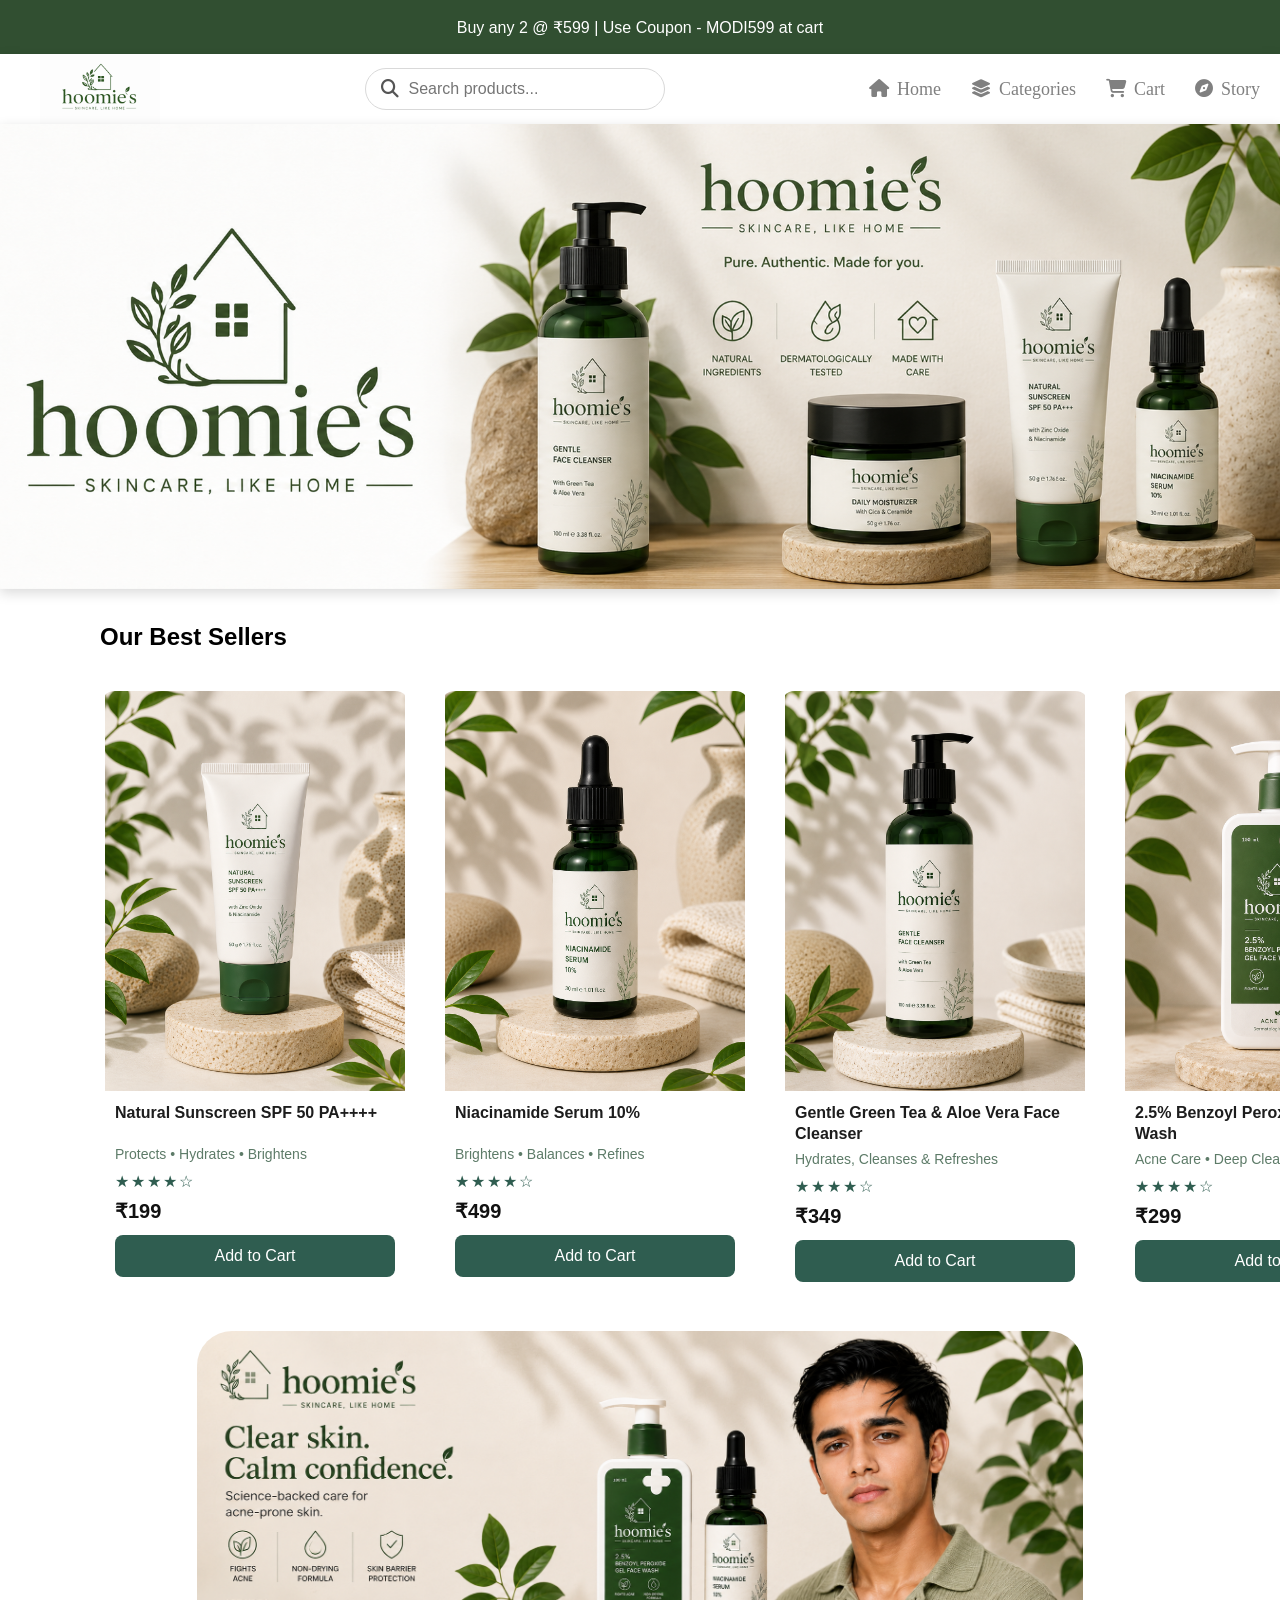
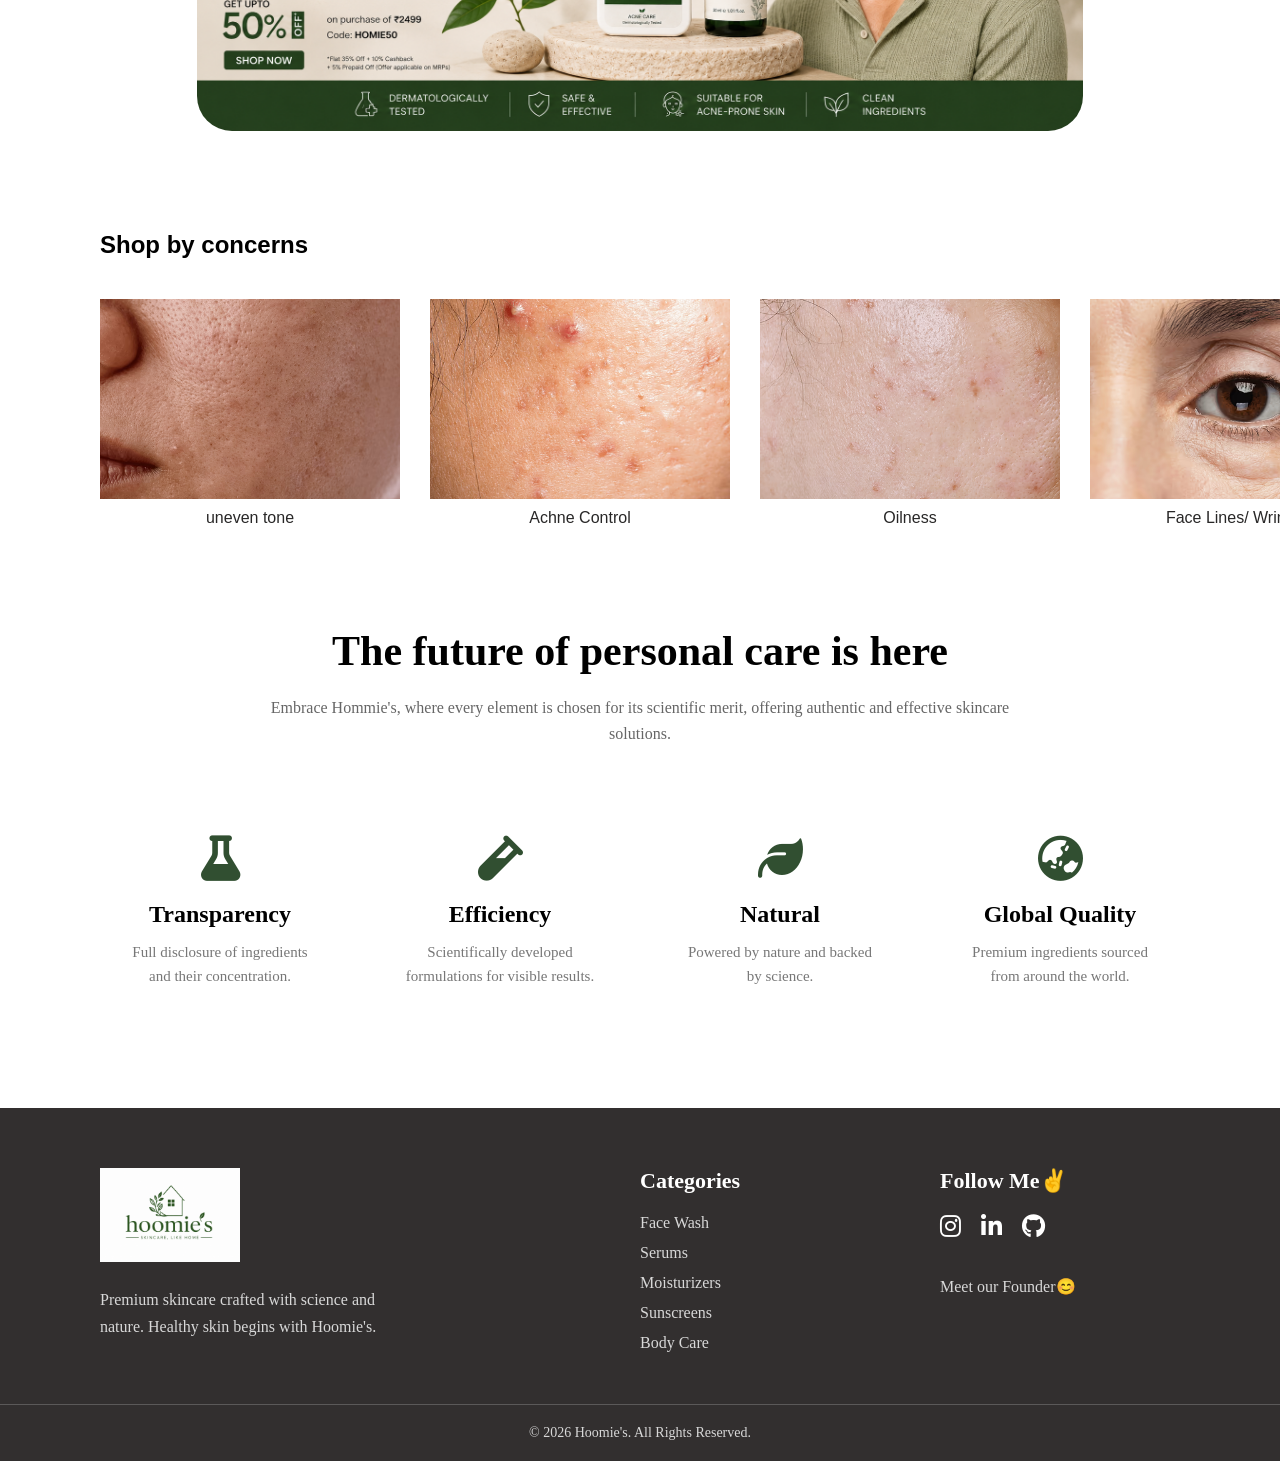
<file: index.html>
<!DOCTYPE html>
<html lang="en">
<head>
    <meta charset="UTF-8">
    <meta name="viewport" content="width=device-width, initial-scale=1.0">
    <title>Hommie's</title>
    <link rel="stylesheet" href="css/style.css">
    <link rel="stylesheet" href="https://cdnjs.cloudflare.com/ajax/libs/font-awesome/6.5.2/css/all.min.css">
</head>
<body>
    <div class="promo">
        Buy any 2 @ ₹599 | Use Coupon - MODI599 at cart
    </div>
     <nav class="navbar">

      
           <a href="index.html"><img src="images/brand logo.png" class="logo" alt=""></a>
   <form id="searchForm" class="search-box">
   <i class="fa-solid fa-magnifying-glass"></i>
    <input
        type="text"
        id="searchInput"
        placeholder="Search products..." class="search">

</form>
          <div class="nav-links">
        <a href="index.html"><i class="fa-solid fa-house"></i> Home</a>
        <a href="category.html"><i class="fa-solid fa-layer-group"></i> Categories</a>
        <a href="cart.html"><i class="fa-solid fa-cart-shopping"></i> Cart</a>
         <a href="about.html"><i class="fa-solid fa-compass"></i> Story</a>
    </div>
    </nav>
    <div >
        <img src="images/banner - Copy.png" class="banner-img" alt="">
    </div>
    <div class="headline">
      <b> Our Best Sellers</b>
       </div>
  <main class="main">
        <div class="bestSellers" data-id="1">
            <img src="images/product 3.png" class="bestSellers-img"  alt="">
                <div class="product-info">

       <a href="product.html" style="text-decoration: none;"> <h3 class="product-name">
            Natural Sunscreen SPF 50 PA++++
        </h3></a>

        <p class="product-tagline"> <br>
           Protects • Hydrates • Brightens
        </p>

        <div class="rating">
            ★★★★☆
        </div>

       <a href="product.html" style="text-decoration: none;"> <h3 class="price">₹199</h3></a>

        <button class="cart-btn">
            Add to Cart
        </button>

    </div>

        </div>
        <div class="bestSellers" data-id="2">
            <img src="images/product 4.png" class="bestSellers-img"  alt="">
                <div class="product-info">

        <h3 class="product-name">
           Niacinamide Serum 10%
        </h3>

        <p class="product-tagline"> <br>
           Brightens • Balances • Refines
        </p>

        <div class="rating">
            ★★★★☆
        </div>

        <h3 class="price">₹499</h3>

        <button class="cart-btn">
            Add to Cart
        </button>

    </div>
        </div>
     <div class="bestSellers" data-id="3">

    <img src="images/product 1.png" class="bestSellers-img" >

    <div class="product-info">

        <h3 class="product-name">
            Gentle Green Tea &
            Aloe Vera Face Cleanser
        </h3>

        <p class="product-tagline">
            Hydrates, Cleanses & Refreshes
        </p>

        <div class="rating">
            ★★★★☆
        </div>

        <h3 class="price">₹349</h3>

        <button class="cart-btn">
            Add to Cart
        </button>

    </div>

    </div>
        </div>
        <div class="bestSellers" data-id="4">
            <img src="images/product 5.png" class="bestSellers-img"  alt="">
                <div class="product-info">

        <h3 class="product-name">
           2.5% Benzoyl Peroxide Gel Face Wash
        </h3>

        <p class="product-tagline">
           Acne Care • Deep Cleansing • Oil Control
        </p>

        <div class="rating">
            ★★★★☆
        </div>

        <h3 class="price">₹299</h3>

        <button class="cart-btn">
            Add to Cart
        </button>

    </div>
        </div>

    </main>
    <div class="promotion">
        <img src="images/image.png" class="promotion-img" alt="">

    </div>
    <div style="margin-left: 100px; margin-top: 100px; font-size: x-large;  font-family:'Inter',sans-serif;">
       <b> Shop by concerns</b>
    </div>
    <div class="main">
        
        <div >
            <img src="images/achnes images/Uneven_Tone_or_Pigmentation-min.avif" class="tone" alt="">
            <p style="justify-content: center; display: flex; align-items: center; font-family:'Poppins',sans-serif; font-size: medium; margin-top: 6px; color:rgb(40, 39, 39)" >uneven tone</p>
        </div>
        <div>
            <img src="images/achnes images/Acne-min.avif" class="tone" alt="">
             <p style="justify-content: center; display: flex; align-items: center; font-family:'Poppins',sans-serif; font-size: medium; margin-top: 6px; color:rgb(40, 39, 39)" >Achne Control</p>
        </div>
        <div>
            <img src="images/achnes images/Oiliness-min.avif" class="tone" alt="">
             <p style="justify-content: center; display: flex; align-items: center; font-family:'Poppins',sans-serif; font-size: medium; margin-top: 6px; color:rgb(40, 39, 39)" >Oilness</p>
        </div>
        <div>
            <img src="images/achnes images/Fine_Lines_Wrinkles-min.avif" class="tone" alt="">
             <p style="justify-content: center; display: flex; align-items: center; font-family:'Poppins',sans-serif; font-size: medium; margin-top: 6px; color:rgb(40, 39, 39)" >Face Lines/ Wrinkles</p>
        </div>

    </div>
    <section class="values">

    <h2>The future of personal care is here</h2>

    <p class="subtitle">
        Embrace Hommie's, where every element is chosen for its scientific merit,
        offering authentic and effective skincare solutions.
    </p>

    <div class="value-container">

        <div class="value-card">
            <i class="fa-solid fa-flask"></i>
            <h3>Transparency</h3>
            <p>Full disclosure of ingredients and their concentration.</p>
        </div>

        <div class="value-card">
            <i class="fa-solid fa-vial"></i>
            <h3>Efficiency</h3>
            <p>Scientifically developed formulations for visible results.</p>
        </div>

        <div class="value-card">
            <i class="fa-solid fa-leaf"></i>
            <h3>Natural</h3>
            <p>Powered by nature and backed by science.</p>
        </div>

        <div class="value-card">
            <i class="fa-solid fa-earth-asia"></i>
            <h3>Global Quality</h3>
            <p>Premium ingredients sourced from around the world.</p>
        </div>

    </div>
    </section>
<footer class="footer">

    <div class="footer-container">

        <!-- Brand -->
        <div class="footer-column">

          <a href="#">  <img src="images/brand logo.png" alt="Hoomie's Logo" class="footer-logo"></a>

            <p>
                Premium skincare crafted with science and nature.
                Healthy skin begins with Hoomie's.
            </p>

        </div>

        <!-- Categories -->
        <div class="footer-column">

            <h3>Categories</h3>

            <ul>
                <li><a href="category.html">Face Wash</a></li>
                <li><a href="category.html">Serums</a></li>
                <li><a href="category.html">Moisturizers</a></li>
                <li><a href="category.html">Sunscreens</a></li>
                <li><a href="category.html">Body Care</a></li>
            </ul>

        </div>

        
        <div class="footer-column">

            <h3>Follow Me✌️</h3>

            <div class="social-icons">

                <a href="https://www.instagram.com/sh.ravann_010/"><i class="fa-brands fa-instagram"></i></a>

                <a href="https://www.linkedin.com/in/shravan-kumawat-a31085271/"><i class="fa-brands fa-linkedin-in"></i></a>

                <a href="https://github.com/shravankumawat17"><i class="fa-brands fa-github"></i></a>

            </div>
            <br>
            <br>
            <a href="about.html#founder" > Meet our Founder😊</a>

        </div>

    </div>

    <hr>

    <p class="copyright">
        © 2026 Hoomie's. All Rights Reserved.
    </p>

</footer>
<script src="javascript/products.js"></script>
<script src="javascript/product.js"></script>


</body>
</html>
</file>
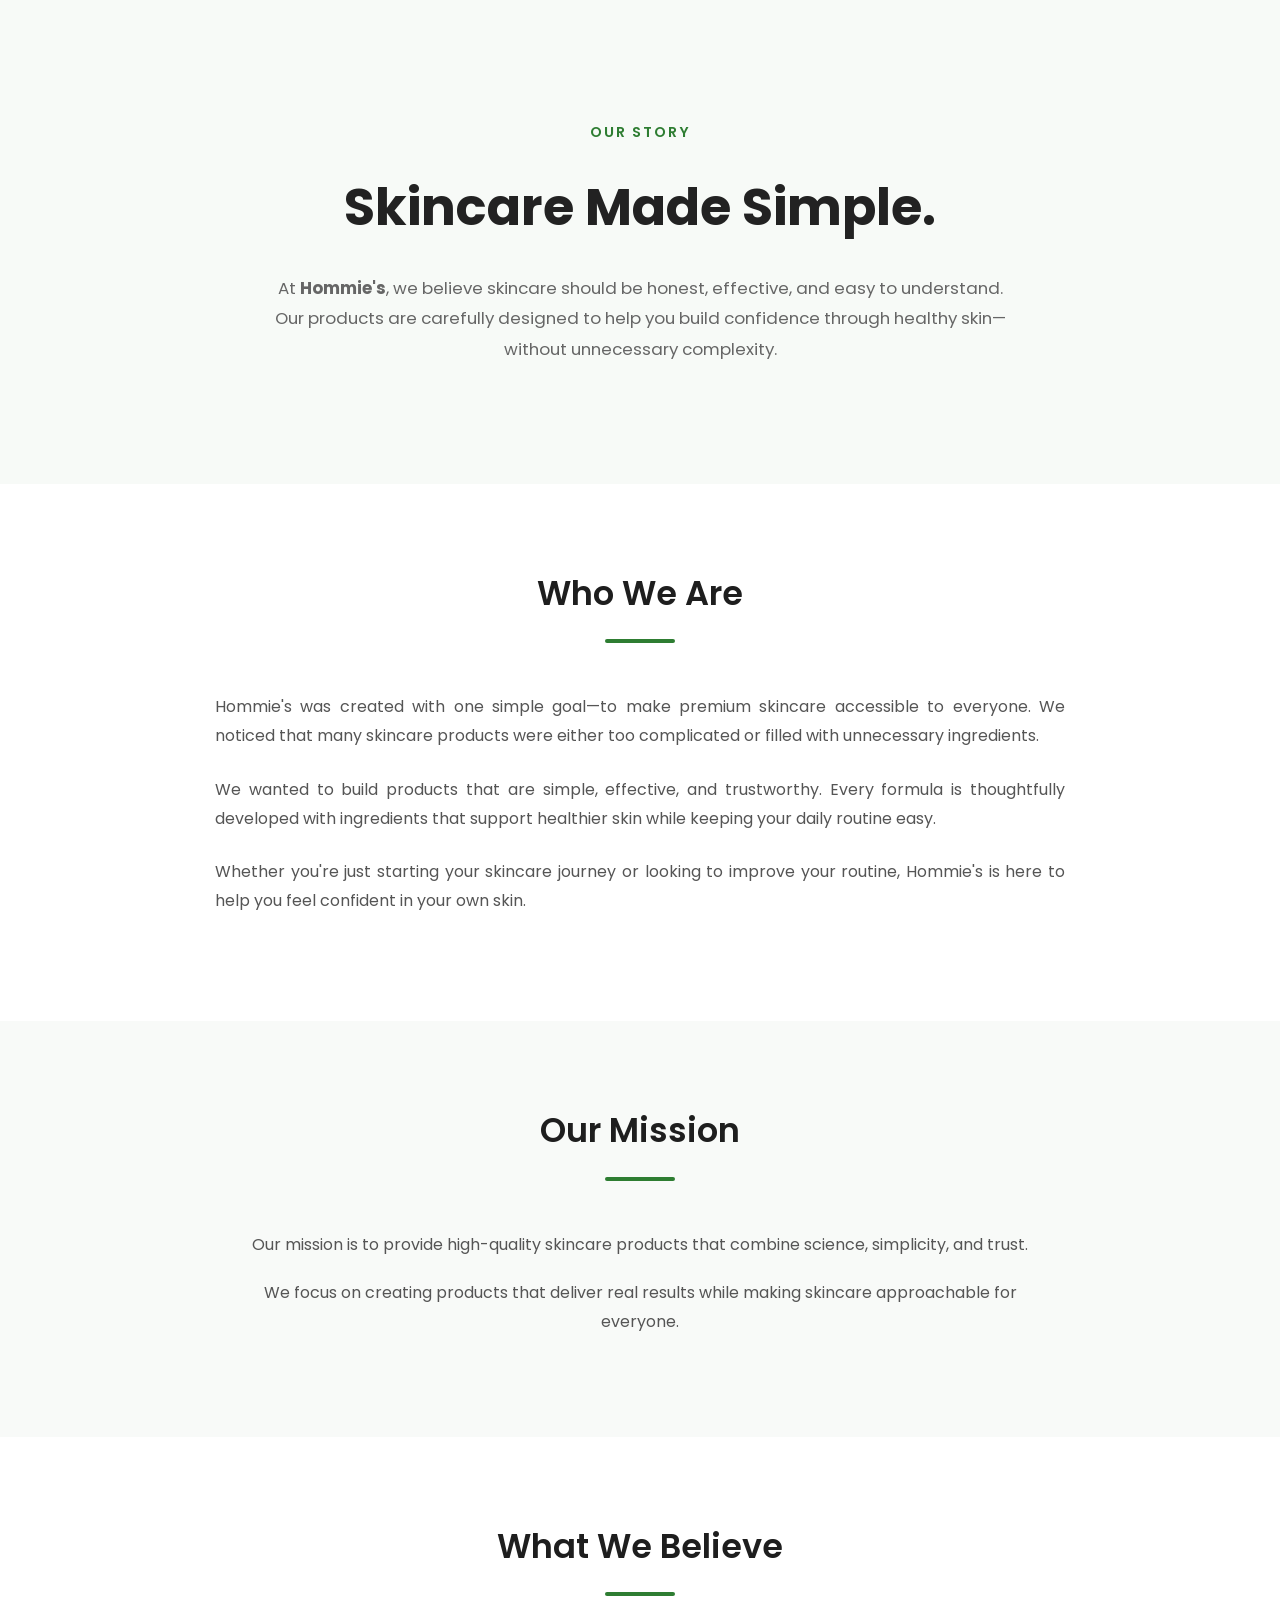
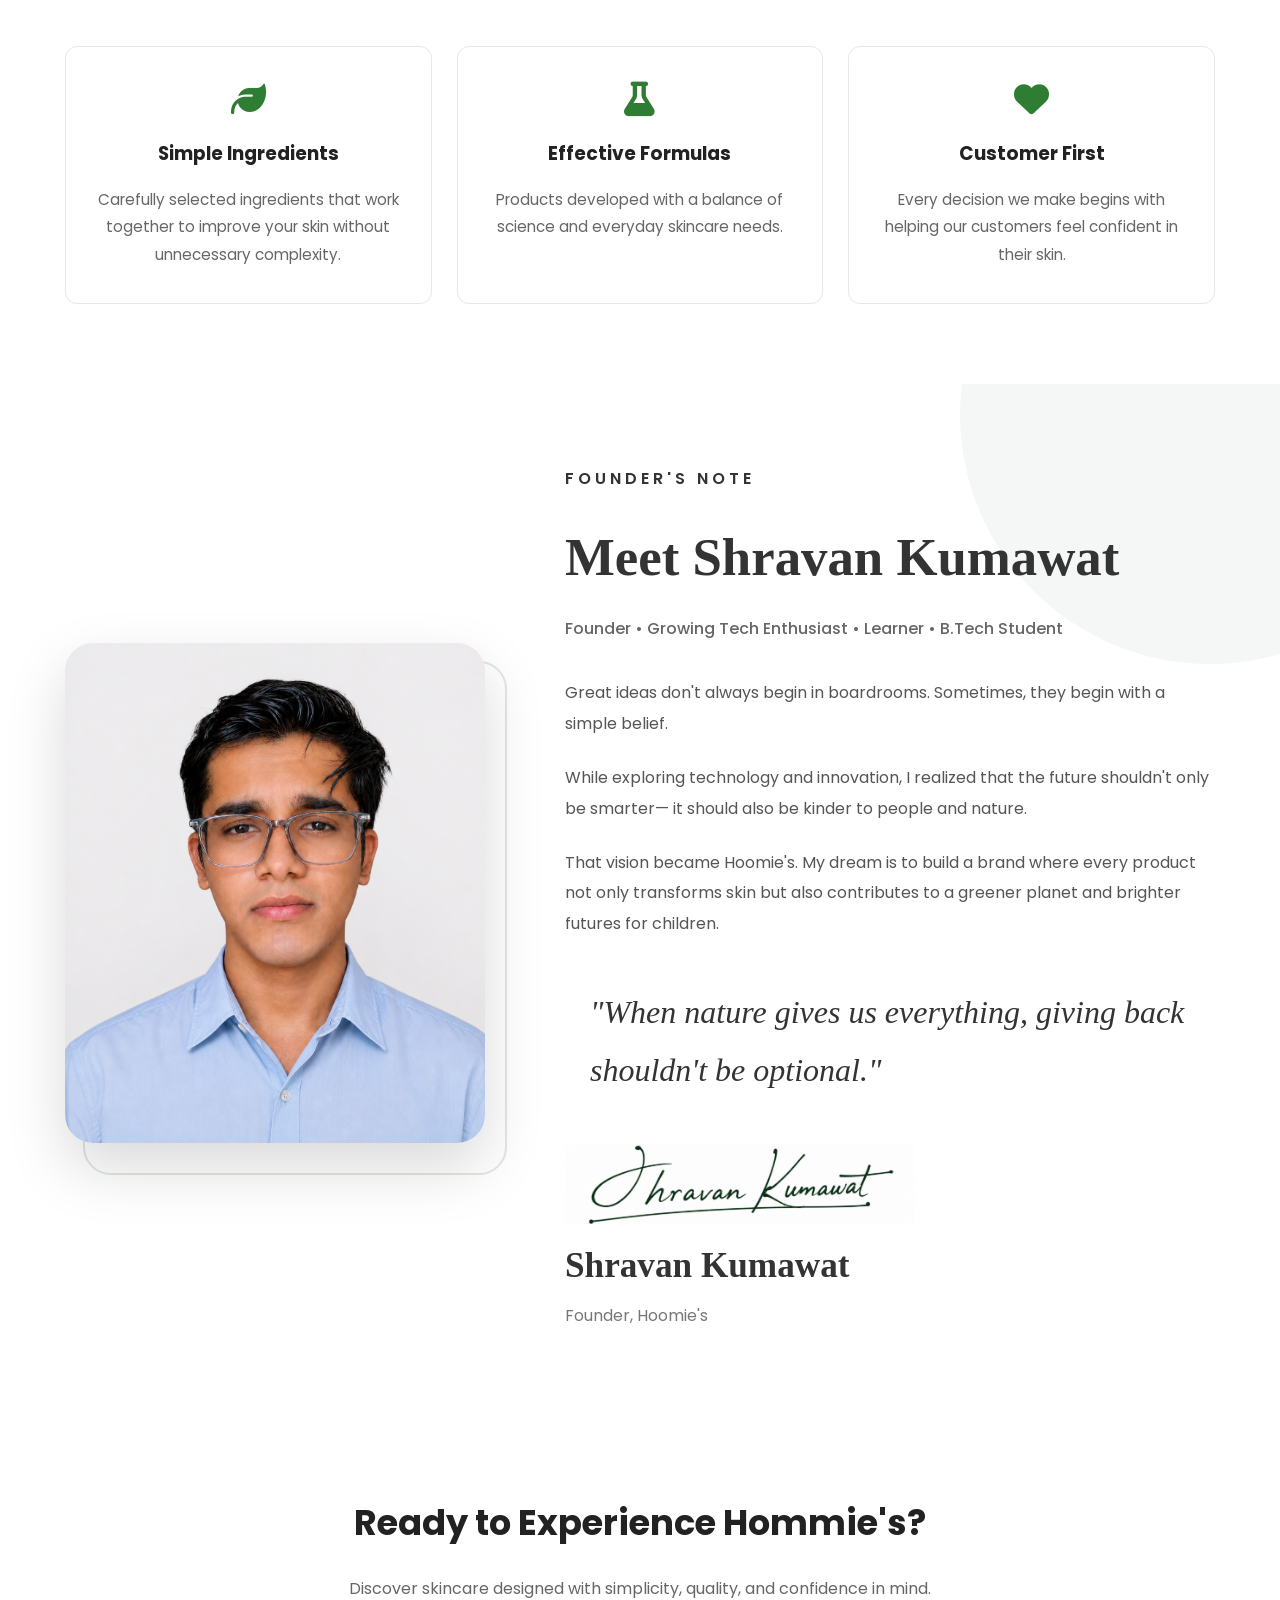
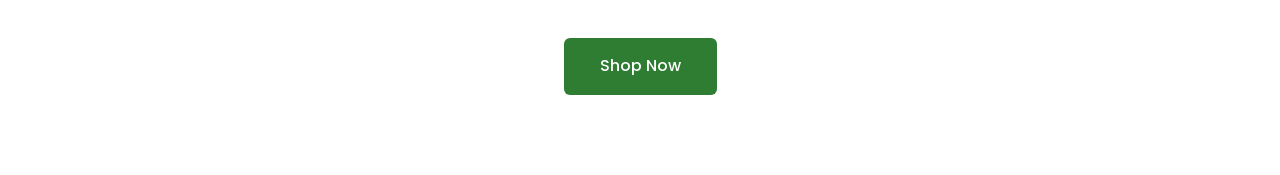
<file: about.html>
<!DOCTYPE html>
<html lang="en">
<head>
    <meta charset="UTF-8">
    <meta name="viewport" content="width=device-width, initial-scale=1.0">
    <title>About Us | Hommie's</title>

    <link rel="stylesheet" href="css/about.css">

    <!-- Font Awesome -->
    <link rel="stylesheet"
        href="https://cdnjs.cloudflare.com/ajax/libs/font-awesome/6.5.2/css/all.min.css">
</head>

<body>

    <!-- hero -->

    <section class="about-hero">

        <div class="hero-content">

            <p class="hero-tag">OUR STORY</p>

            <h1>Skincare Made Simple.</h1>

            <p class="hero-text">
                At <strong>Hommie's</strong>, we believe skincare should be honest,
                effective, and easy to understand. Our products are carefully
                designed to help you build confidence through healthy skin—
                without unnecessary complexity.
            </p>

        </div>

    </section>



    <!-- story -->

    <section class="story-section container">

        <div class="section-title">
            <h2>Who We Are</h2>
            <div class="line"></div>
        </div>

        <div class="story-content">

            <p>
                Hommie's was created with one simple goal—to make premium skincare
                accessible to everyone. We noticed that many skincare products
                were either too complicated or filled with unnecessary ingredients.
            </p>

            <p>
                We wanted to build products that are simple, effective, and
                trustworthy. Every formula is thoughtfully developed with
                ingredients that support healthier skin while keeping your daily
                routine easy.
            </p>

            <p>
                Whether you're just starting your skincare journey or looking to
                improve your routine, Hommie's is here to help you feel confident
                in your own skin.
            </p>

        </div>

    </section>



   <!-- mission -->

    <section class="mission-section">

        <div class="container">

            <div class="section-title">
                <h2>Our Mission</h2>
                <div class="line"></div>
            </div>

            <div class="mission-content">

                <p>
                    Our mission is to provide high-quality skincare products that
                    combine science, simplicity, and trust.
                </p>

                <p>
                    We focus on creating products that deliver real results while
                    making skincare approachable for everyone.
                </p>

            </div>

        </div>

    </section>




    <!-- ================= VALUES ================= -->

    <section class="values-section container">

        <div class="section-title">
            <h2>What We Believe</h2>
            <div class="line"></div>
        </div>

        <div class="values-grid">

            <div class="value-card">
                <i class="fa-solid fa-leaf"></i>
                <h3>Simple Ingredients</h3>

                <p>
                    Carefully selected ingredients that work together to improve
                    your skin without unnecessary complexity.
                </p>
            </div>

            <div class="value-card">
                <i class="fa-solid fa-flask"></i>
                <h3>Effective Formulas</h3>

                <p>
                    Products developed with a balance of science and everyday
                    skincare needs.
                </p>
            </div>

            <div class="value-card">
                <i class="fa-solid fa-heart"></i>
                <h3>Customer First</h3>

                <p>
                    Every decision we make begins with helping our customers feel
                    confident in their skin.
                </p>
            </div>

        </div>

    </section>




     <section class="founder section" id="founder">

        <div class="container">

            <div class="founder-wrapper">

                <div class="founder-image">

                    <img src="images/founder.png"
                         alt="Founder">

                </div>

                <div class="founder-content">

                    <p>

                        FOUNDER'S NOTE

                    </p>

                    <h2>

                        Meet Shravan Kumawat

                    </h2>

                    <h4>

                        Founder • Growing Tech Enthusiast • Learner • B.Tech Student

                    </h4>

                    <p>

                        Great ideas don't always begin in boardrooms.
                        Sometimes, they begin with a simple belief.

                    </p>

                    <p>

                        While exploring technology and innovation,
                        I realized that the future shouldn't only be smarter—
                        it should also be kinder to people and nature.

                    </p>

                    <p>

                        That vision became Hoomie's.

                        My dream is to build a brand where every product
                        not only transforms skin but also contributes
                        to a greener planet and brighter futures for children.

                    </p>

                    <blockquote>

                        "When nature gives us everything,
                        giving back shouldn't be optional."

                    </blockquote>

                    <div class="signature">
                        <img src="images/signature.png" class="signature-img" alt="">
                        <h3>

                            Shravan Kumawat

                        </h3>

                        <span>

                            Founder, Hoomie's

                        </span>

                    </div>

                </div>

            </div>

        </div>

    </section>



    <section class="about-cta">

        <div class="container">

            <h2>Ready to Experience Hommie's?</h2>

            <p>
                Discover skincare designed with simplicity, quality, and
                confidence in mind.
            </p>

            <a href="index.html" class="shop-btn">
                Shop Now
            </a>

        </div>

    </section>


    <script src="javascript/about.js"></script>

</body>
</html>
</file>
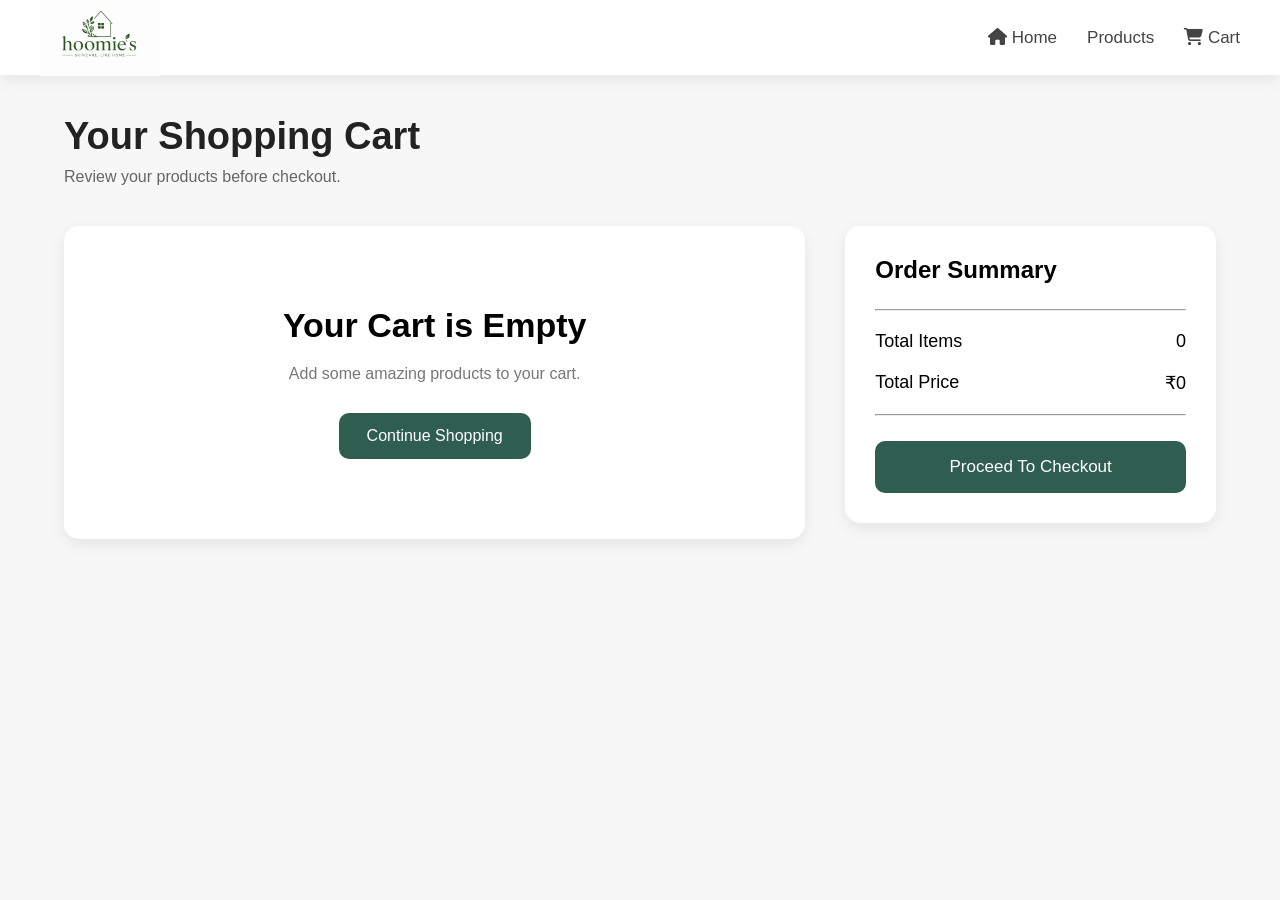
<file: cart.html>
<!DOCTYPE html>
<html lang="en">

<head>

    <meta charset="UTF-8">

    <meta name="viewport" content="width=device-width, initial-scale=1.0">

    <title>Shopping Cart</title>

    <link rel="stylesheet" href="css/cart.css">

    <link rel="stylesheet"
        href="https://cdnjs.cloudflare.com/ajax/libs/font-awesome/6.5.2/css/all.min.css">

</head>

<body>


    <nav class="navbar">

     <a href="index.html">   <img src="images/brand logo.png" class="logo"></a>

        <div class="nav-links">

            <a href="index.html">
                <i class="fa-solid fa-house"></i>
                Home
            </a>

            <a href="category.html">
                Products
            </a>

            <a href="cart.html">
                <i class="fa-solid fa-cart-shopping"></i>
                Cart
            </a>

        </div>

    </nav>




    <section class="heading">

        <h1>Your Shopping Cart</h1>

        <p>Review your products before checkout.</p>

    </section>




    <main class="cart-page">



        

        <section class="cart-items">

            <div id="cart-container">

            

            </div>

        </section>



        

        <aside class="summary">

            <h2>Order Summary</h2>

            <hr>

            <div class="summary-row">

                <span>Total Items</span>

                <span id="total-items">0</span>

            </div>

            <div class="summary-row">

                <span>Total Price</span>

                <span id="total-price">₹0</span>

            </div>

            <hr>
        <a href="payment.html" style="text-decoration: none; color: white;">
              <button class="checkout-btn" >

                Proceed To Checkout

            </button>
        </a>
          


        </aside>



    </main>





    <script src="javascript/products.js"></script>

    <script src="javascript/cart.js"></script>

</body>

</html>
</file>
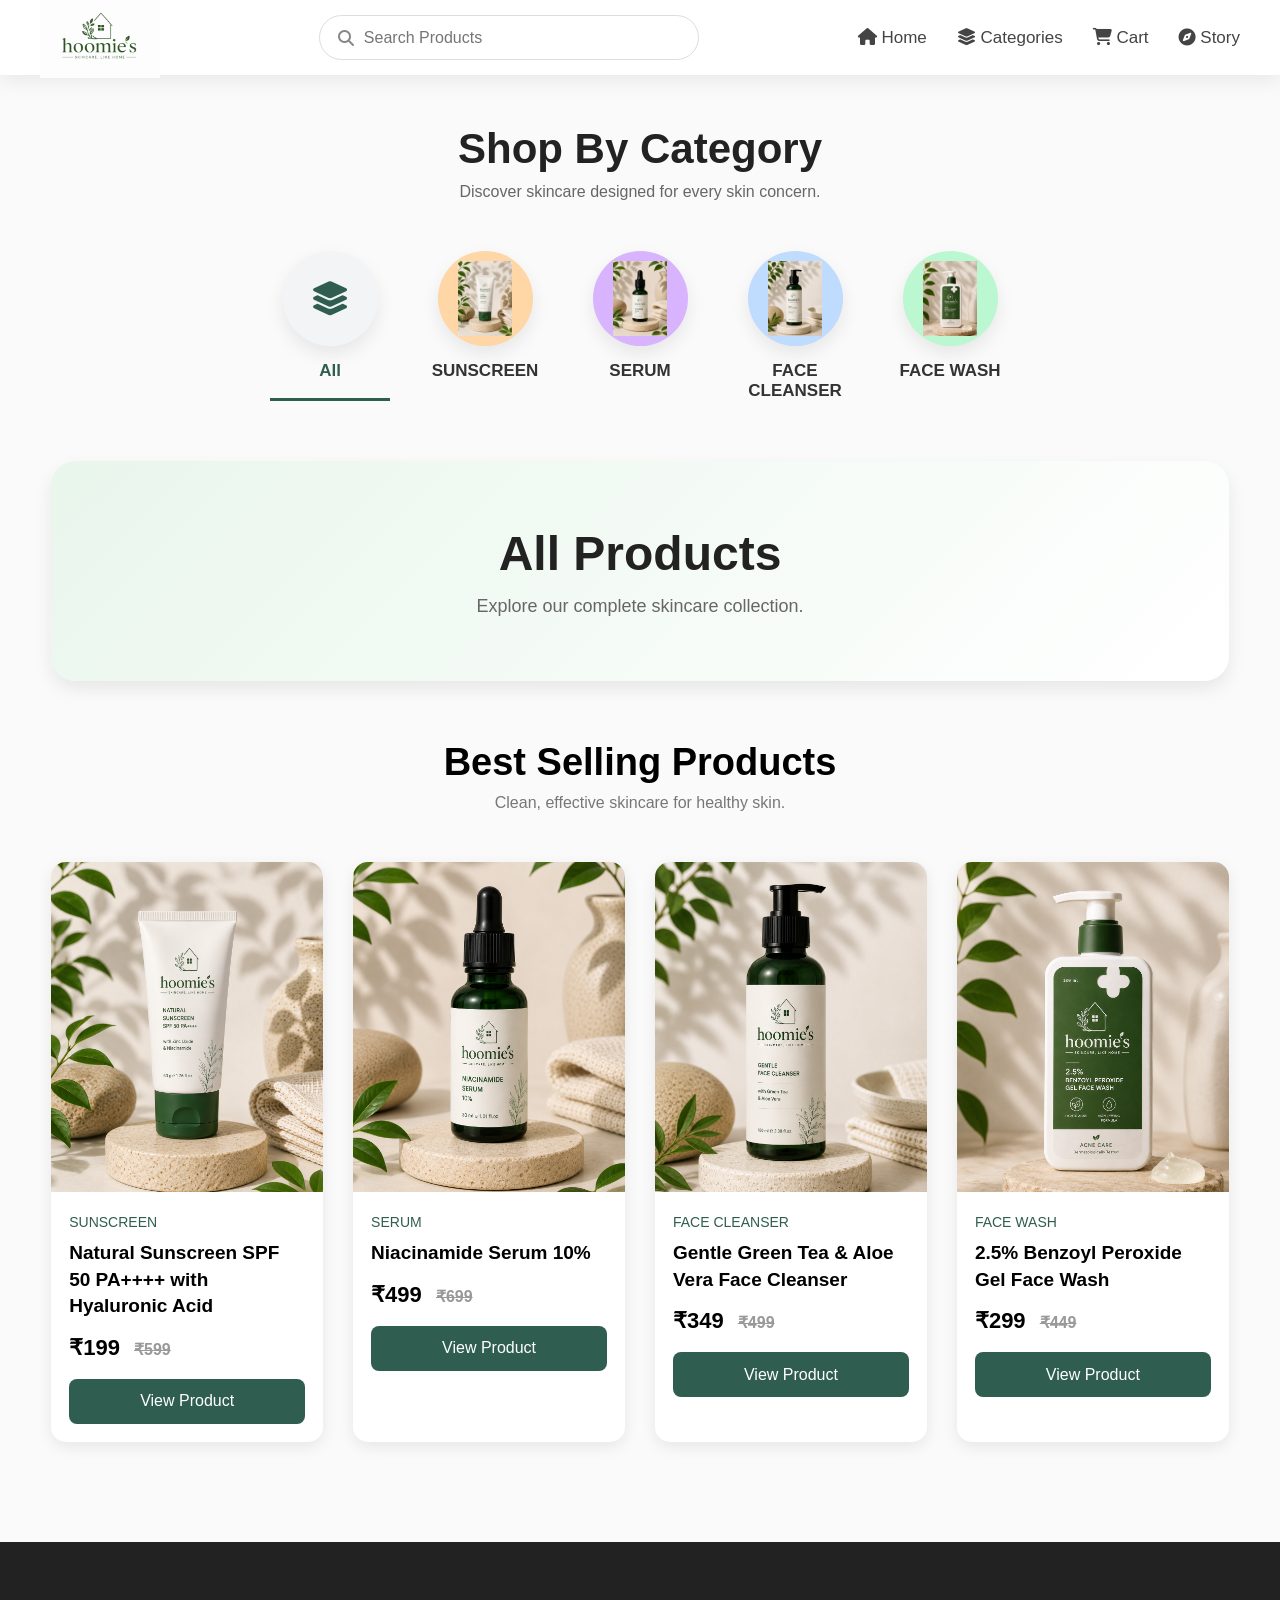
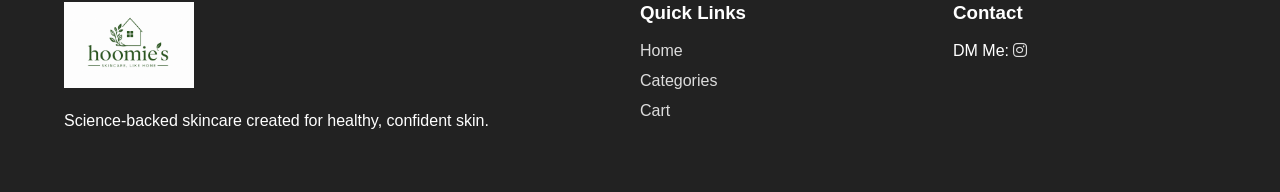
<file: category.html>
<!DOCTYPE html>
<html lang="en">

<head>

    <meta charset="UTF-8">

    <meta name="viewport"
          content="width=device-width, initial-scale=1.0">

    <title>Shop By Category | Hoomie's</title>

    <link rel="stylesheet"
          href="css/category.css">

    <link rel="stylesheet"
          href="https://cdnjs.cloudflare.com/ajax/libs/font-awesome/6.5.2/css/all.min.css">

</head>

<body>


<nav class="navbar">

    <img src="images/brand logo.png"
         class="logo">

    <div class="search-box">

        <i class="fa-solid fa-magnifying-glass"></i>

        <input
            type="text"
            id="search"
            placeholder="Search Products">

    </div>

    <div class="nav-links">

       <a href="index.html"><i class="fa-solid fa-house"></i> Home</a>

         <a href="category.html"><i class="fa-solid fa-layer-group"></i> Categories</a>

        <a href="cart.html">

            <i class="fa-solid fa-cart-shopping"></i>

            Cart

        </a>
          <a href="about.html"><i class="fa-solid fa-compass"></i> Story</a>

    </div>

</nav>


<section class="category-section">

    <h1>

        Shop By Category

    </h1>

    <p>

        Discover skincare designed for every skin concern.

    </p>

    <div id="category-container"
         class="category-container">


    </div>

</section>


<section class="banner">

    <div class="banner-text">

        <h2 id="banner-title">

            All Products

        </h2>

        <p id="banner-subtitle">

            Explore our complete skincare collection.

        </p>

    </div>

</section>

<section class="products">

    <h2>

        Best Selling Products

    </h2>

    <p>

        Clean, effective skincare for healthy skin.

    </p>


    <div id="product-grid"
         class="product-grid">

    </div>

</section>


<footer class="footer">

    <div class="footer-container">

        <div class="footer-column">

            <img
                src="images/brand logo.png"
                class="footer-logo">

            <p>

                Science-backed skincare
                created for healthy,
                confident skin.

            </p>

        </div>

        <div class="footer-column">

            <h3>

                Quick Links

            </h3>

            <ul>

                <li><a href="index.html">Home</a></li>

                <li><a href="category.html">Categories</a></li>

                <li><a href="cart.html">Cart</a></li>

            </ul>

        </div>

        <div class="footer-column">

            <h3>

                Contact

            </h3>

            <p>

                DM Me: <a href="https://www.instagram.com/sh.ravann_010/" target="_blank"><i class="fa-brands fa-instagram"></i></a>

            </p>

        </div>

    </div>

</footer>


<script src="javascript/products.js"></script>

<script src="javascript/category.js"></script>

</body>

</html>
</file>
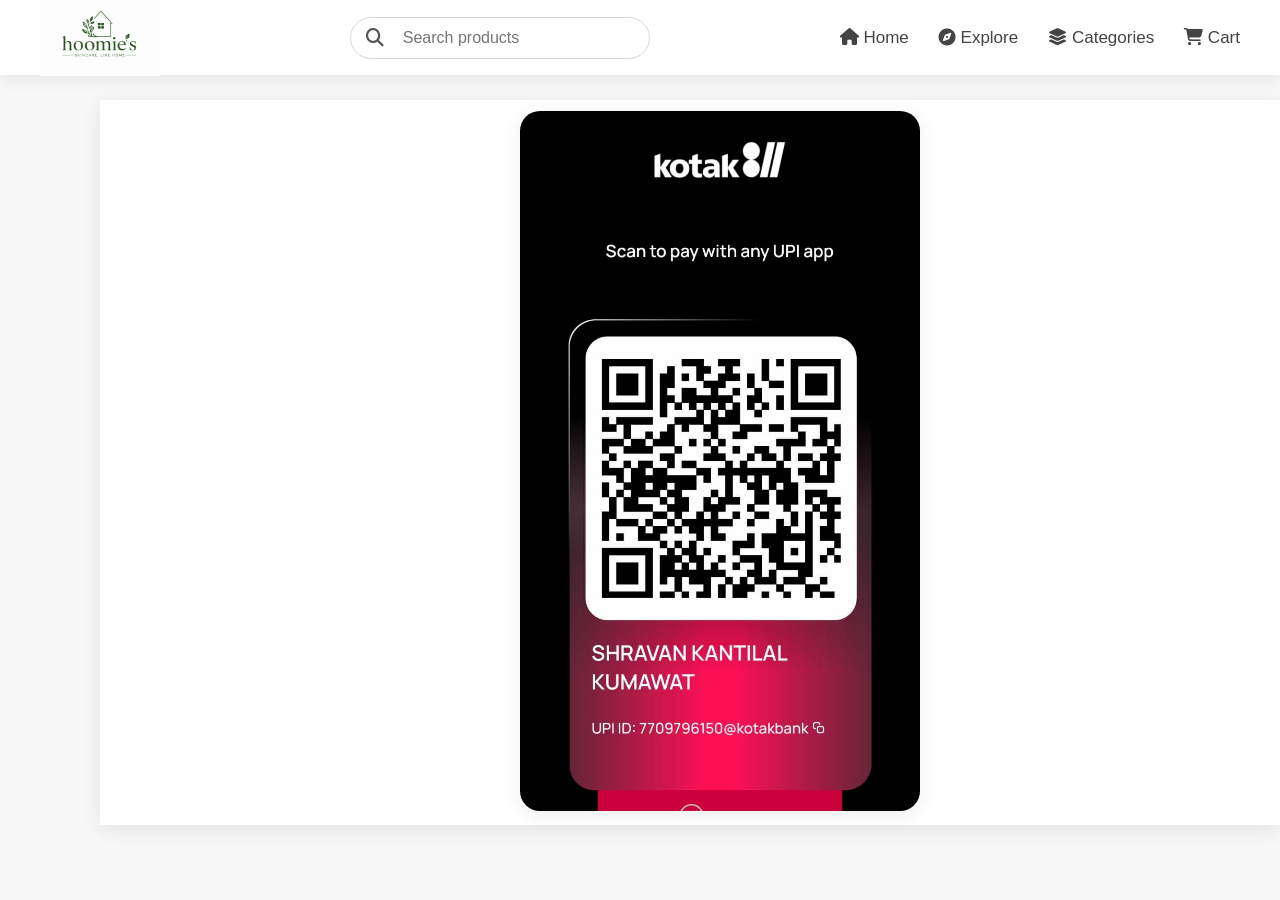
<file: payment.html>
<!DOCTYPE html>
<html lang="en">
<head>
    <meta charset="UTF-8">
    <meta name="viewport" content="width=device-width, initial-scale=1.0">
    <title>payment</title>
    <link rel="stylesheet" href="css/payment.css">
    <link rel="stylesheet" href="https://cdnjs.cloudflare.com/ajax/libs/font-awesome/6.5.2/css/all.min.css">
</head>
<body>
    <nav class="navbar">

      
           <a href="index.html"><img src="images/brand logo.png" class="logo" alt=""></a>
    <div class="search-box">
         <i class="fa-solid fa-magnifying-glass"></i>
        <input type="text" placeholder="  Search products" class="search">
    </div>
          <div class="nav-links">
        <a href="index.html"><i class="fa-solid fa-house"></i> Home</a>
        <a href="index.html"><i class="fa-solid fa-compass"></i> Explore</a>
        <a href="category.html"><i class="fa-solid fa-layer-group"></i> Categories</a>
        <a href="cart.html"><i class="fa-solid fa-cart-shopping"></i> Cart</a>

        
    </div>
    </nav>

    <main class="product">
            <div class="product-div">
                <img src="images/payment.jpeg" class="product-img" alt="">
            </div>
    </main>
</body>
</html>
</file>
<file: css/style.css>
*{
    margin: 0;
    padding: 0;
    box-sizing: border-box;
}

@import url('https://fonts.googleapis.com/css2?family=Inter:wght@300;400;500;600&family=Poppins:wght@400;500;600;700&display=swap');
.promo{
    display: flex;
    justify-content: center;
    align-items: center;
    background-color: rgb(49, 79, 49);
    color: white;
    font-size: medium;
    font-family: Arial, Helvetica, sans-serif;
    height: 6vh;
    
}
.logo{
     height:80px;
    margin-left: 20px;
    /* margin-top: 2px; */
    width: 120px;
    object-fit: contain;
}
.navbar{
    height: 70px;
    width: 100%;
       overflow:hidden;
    box-shadow:0 4px 12px rgba(0,0,0,0.15);
    display: flex;
    justify-content: space-between;
    align-items: center;
     padding: 0 20px;
   

  
 
}
.navbar a:hover{
    transform: translateY(-3px);
    box-shadow: #555;
    transform: scale(1.05);
}
.cart{
    margin-right: 20px;
    margin-top: 2px;
    display: flex;
    justify-content: center;
}
.navbar a{
    text-decoration: none;
    color:grey;
    font-size: 18px;
    display: flex;
    align-items: center;
    gap: 8px;
}
.nav-links{
    display: flex;
    align-items: center;
    gap: 30px;
}
.search-box{
    display: flex;
    align-items: center;

    width: 300px;
    height: 42px;

    border: 1px solid #d9d9d9;
    border-radius: 50px;

    padding: 0 15px;

    background: white;
}

.search-box i{
    color: #555;
    font-size: 18px;
    margin-right: 10px;
}

.search-box input{
    border: none;
    outline: none;
    width: 100%;

    font-size: 16px;
    background: transparent;
}
/* .banner{
    width: 100%;
    height: 100px;
    /* object-fit: contain; */
 
.banner-img{
    object-fit: cover;
    overflow: hidden;
     width: 100%;
    height: 465px;
   /* margin-top: 70px; */
    box-shadow:0 4px 12px rgba(0,0,0,0.15);

}
.headline{
    /* display: flex; */
    /* justify-content: center;
    align-items: center; */
    font-family: Arial, Helvetica, sans-serif;
    margin-top: 30px;
    margin-left: 100px;
    font-size: x-large;
}
.main{
    width: calc(100% - 200px);   
    margin: 40px auto;

    display: grid;
    grid-template-columns: repeat(4, 1fr);

    gap: 30px;
}
/* .bestSellers{
    height: 600px;
    width: 310px;
    /* background-color: black; */

/* } */
/* .bestSellers-img{
    width: 300px;
    height: 400px;
}  */
.bestSellers{
    height:600px;
    width:310px;
    background:#fff;
    border-radius:15px;
    overflow:hidden;
    transition:.3s;
}

.bestSellers:hover{
    transform:translateY(-5px);
    box-shadow:0 10px 25px rgba(0,0,0,.12);
}

.bestSellers-img{
    width:300px;
    height:400px;
    object-fit:cover;
    display:block;
    margin:auto;
}

/* Product Details */

.product-info{

    width:100%;
    padding:12px 15px;

}

.product-name{

    font-family:'Poppins',sans-serif;
    font-size:16px;
    font-weight:600;
    color:#1d1d1d;
    line-height:1.3;

}

.product-tagline{

    font-family:'Inter',sans-serif;
    font-size:14px;
    color:#5d7b68;
    margin-top:6px;

}

.rating{

    margin-top:10px;
    font-size:16px;
    color:#2F5D50;
    letter-spacing:2px;

}

.price{

    margin-top:8px;
    font-family:'Poppins',sans-serif;
    font-size:20px;
    font-weight:600;
    color:#111;

}

.cart-btn{

    width:100%;
    height:42px;
    margin-top:12px;

    border:none;
    border-radius:8px;

    background:#2F5D50;
    color:white;

    font-family:'Poppins',sans-serif;
    font-size:16px;
    font-weight:500;

    cursor:pointer;
    transition:.3s;

}

.cart-btn:hover{

    background:#25493e;

}
.promotion{
     justify-content: center;
      align-items: center;
      display: flex;
    
}

.promotion-img{
    border-radius: 35px;
    object-fit: contain;
     width: calc(100%-200px);
      height: 400px;
        transition:transform .4s ease;
     object-fit: cover;


     }

.promotion-img:hover{
    transform: translatey(-5px);
    box-shadow:0 10px 25px rgba(0,0,0,.12);
    transform: scale(1.03);
}

.tone{
    height: 200px;
    width: 300px;
     transition:transform .4s ease;
     object-fit: cover;

}
.tone:hover{
        transform: translatey(-7px);
    box-shadow:0 10px 25px rgba(0,0,0,.12);
    overflow: hidden;
    transform: scale(1.05);

}
.values{

    margin: 100px;
    text-align: center;
}

.values h2{

    font-size: 42px;
    margin-bottom: 20px;
}

.subtitle{

    color: #666;
    max-width: 800px;
    margin: 0 auto 70px;
    line-height: 1.6;
}

.value-container{

    display: grid;
    grid-template-columns: repeat(4,1fr);
    gap: 40px;
}

.value-card{

    padding: 20px;
}

.value-card i{

    font-size: 45px;
    color: rgb(49,79,49);

    margin-bottom: 20px;
}

.value-card h3{

    margin-bottom: 12px;
    font-size: 24px;
}

.value-card p{

    color: #777;
    line-height: 1.6;
    font-size: 15px;
}

.footer{

    width:100%;
    background-color:rgb(50, 47, 47);
    color:white;

    padding:60px 0 20px;
}

.footer-container{

    /* max-width:1400px; */
    width: 100%;
    margin:0 auto;

    padding:0 100px;

    display:grid;
    grid-template-columns:2fr 1fr 1fr;

    gap:60px;
}

.footer-column h3{

    font-size:22px;
    margin-bottom:20px;
}

.footer-logo{

    width:140px;
    margin-bottom:20px;
}

.footer-column p{

    color:#d8d8d8;
    line-height:1.7;
    max-width:320px;
}

.footer-column ul{

    list-style:none;
}

.footer-column li{

    margin-bottom:12px;
}

.footer-column a{

    text-decoration:none;
    color:#d8d8d8;

    transition:0.3s ease;
}

.footer-column a:hover{

    color:white;
}

.social-icons{

    display:flex;
    gap:20px;
    margin-top:10px;
}

.social-icons a{

    font-size:24px;
    color:white;

    transition:0.3s ease;
}

.social-icons a:hover{

    color:#b9d6b9;
    transform:translateY(-4px);
}

.footer hr{

    max-width:1400px;
    margin:40px auto 20px;

    border:none;
    border-top:1px solid rgba(255,255,255,0.2);
}

.copyright{

    text-align:center;
    color:#d8d8d8;
    font-size:14px;
}
</file>
<file: css/about.css>
@import url('https://fonts.googleapis.com/css2?family=Poppins:wght@300;400;500;600;700&display=swap');

*{
    margin:0;
    padding:0;
    box-sizing:border-box;
}

html{
    scroll-behavior:smooth;
}

body{
    font-family:'Poppins',sans-serif;
    background:#ffffff;
    color:#333;
    line-height:1.8;
}



.container{
    width:90%;
    max-width:1150px;
    margin:auto;
}

section{
    padding:80px 0;
}

.section-title{
    text-align:center;
    margin-bottom:50px;
}

.section-title h2{
    font-size:2.1rem;
    font-weight:600;
    color:#1e1e1e;
}

.line{
    width:70px;
    height:4px;
    background:#2e7d32;
    margin:15px auto 0;
    border-radius:50px;
}


.about-hero{
    background:#f7faf7;
    padding:120px 20px;
    text-align:center;
}

.hero-content{
    max-width:750px;
    margin:auto;
}

.hero-tag{
    color:#2e7d32;
    font-weight:600;
    letter-spacing:2px;
    margin-bottom:15px;
    font-size:.9rem;
}

.hero-content h1{
    font-size:3.2rem;
    color:#222;
    margin-bottom:20px;
}

.hero-text{
    font-size:1.05rem;
    color:#666;
}


.story-content{
    max-width:850px;
    margin:auto;
}

.story-content p{
    margin-bottom:25px;
    color:#555;
    font-size:1rem;
    text-align:justify;
}


.mission-section{
    background:#f8faf8;
}

.mission-content{
    max-width:820px;
    margin:auto;
    text-align:center;
}

.mission-content p{
    margin-bottom:20px;
    color:#555;
}



.values-grid{
    display:grid;
    grid-template-columns:repeat(auto-fit,minmax(250px,1fr));
    gap:25px;
}

.value-card{

    border:1px solid #e8e8e8;
    border-radius:12px;

    padding:35px 25px;

    text-align:center;

    transition:.3s;
}

.value-card:hover{

    transform:translateY(-5px);

    border-color:#2e7d32;
}

.value-card i{

    font-size:35px;

    color:#2e7d32;

    margin-bottom:20px;
}

.value-card h3{

    margin-bottom:15px;

    color:#222;
}

.value-card p{

    color:#666;

    font-size:.95rem;
}


.founder{

    background:#ffffff;
    position:relative;
    overflow:hidden;

}

.founder::before{

    content:"";

    position:absolute;

    width:500px;
    height:500px;

    background:rgba(53,94,59,.05);

    border-radius:50%;

    top:-220px;
    right:-180px;

}

.founder-wrapper{

    display:grid;
    grid-template-columns:420px 1fr;
    gap:80px;
    align-items:center;
    position:relative;
    z-index:2;

}



.founder-image{

    position:relative;

}

.founder-image img{

    width:100%;
    border-radius:28px;
    box-shadow:0 25px 60px rgba(0,0,0,.15);
    transition:.45s;

}

.founder-image:hover img{

    transform:translateY(-8px);

}



.founder-image::after{

    content:"";

    position:absolute;

    width:100%;
    height:100%;

    left:18px;
    top:18px;

    border:2px solid rgba(53,94,59,.15);

    border-radius:28px;

    z-index:-1;

}

.founder-content p:first-child{

    color:var(--green);

    letter-spacing:4px;
    font-weight:600;
    margin-bottom:15px;

}

.founder-content h2{

    font-family:'Cormorant Garamond',serif;

    font-size:3.3rem;
    color:var(--green-dark);

    margin-bottom:10px;

}

.founder-content h4{

    font-weight:500;
    color:#666;

    margin-bottom:35px;

}

.founder-content p{

    color:#555;
    margin-bottom:24px;
    line-height:1.9;

}

.founder-content blockquote{

    font-family:'Cormorant Garamond',serif;

    font-size:2rem;

    color:var(--green);

    margin:45px 0;

    border-left:4px solid var(--green);

    padding-left:25px;

    font-style:italic;

}


.signature{

    margin-top:40px;

}

.signature h3{

    font-family:'Cormorant Garamond',serif;

    font-size:2.2rem;

    color:var(--green-dark);

}

.signature span{

    display:block;

    margin-top:5px;

    color:#777;

}
.signature-img{
    height: 80px;

    width: 350px;

    object-fit: cover;

}


.about-cta{

    text-align:center;
}

.about-cta h2{

    font-size:2.2rem;

    color:#222;

    margin-bottom:20px;
}

.about-cta p{

    color:#666;

    margin-bottom:35px;
}

.shop-btn{

    display:inline-block;

    text-decoration:none;

    background:#2e7d32;

    color:white;

    padding:14px 36px;

    border-radius:6px;

    transition:.3s;

    font-weight:500;
}

.shop-btn:hover{

    background:#256428;
}


@media(max-width:900px){

    .hero-content h1{

        font-size:2.5rem;
    }

    .founder-container{

        flex-direction:column;
    }

    .founder-content{

        text-align:center;
    }

    blockquote{

        text-align:left;
    }
}

@media(max-width:600px){

    section{

        padding:60px 0;
    }

    .hero-content h1{

        font-size:2rem;
    }

    .section-title h2{

        font-size:1.7rem;
    }

    .hero-text{

        font-size:.95rem;
    }
}
</file>
<file: css/cart.css>
*{
    margin:0;
    padding:0;
    box-sizing:border-box;
    font-family:'Poppins',sans-serif;
}

body{

    background:#f7f7f7;

}



.navbar{

    width:100%;
    height:75px;

    background:white;

    display:flex;

    justify-content:space-between;

    align-items:center;

    padding:0 40px;

    box-shadow:0 4px 15px rgba(0,0,0,.08);

}

.logo{

    width:120px;

}

.nav-links{

    display:flex;

    gap:30px;

}

.nav-links a{

    text-decoration:none;

    color:#444;

    font-size:17px;

    transition:.3s;

}

.nav-links a:hover{

    color:#2f5d50;

}


.heading{

    width:90%;

    margin:40px auto;

}

.heading h1{

    font-size:38px;

    color:#222;

}

.heading p{

    margin-top:10px;

    color:#666;

}


.cart-page{

    width:90%;

    margin:auto;

    display:grid;

    grid-template-columns:2fr 1fr;

    gap:40px;

    margin-bottom:80px;

}



.cart-items{

    display:flex;

    flex-direction:column;

    gap:25px;

}



.cart-card{

    background:white;

    border-radius:15px;

    padding:25px;

    display:flex;

    gap:25px;

    align-items:center;

    box-shadow:0 5px 15px rgba(0,0,0,.08);

}



.cart-card img{

    width:170px;

    height:190px;

    object-fit:cover;

    border-radius:15px;

}



.cart-details{

    flex:1;

}

.cart-details h2{

    font-size:24px;

    margin-bottom:10px;

}

.cart-details p{

    color:#666;

    margin-bottom:10px;

}

.cart-price{

    font-size:24px;

    color:#2f5d50;

    font-weight:600;

}


.quantity{

    margin-top:20px;

    display:flex;

    align-items:center;

    gap:15px;

}

.quantity button{

    width:38px;

    height:38px;

    border:none;

    background:#2f5d50;

    color:white;

    font-size:18px;

    border-radius:8px;

    cursor:pointer;

}

.quantity span{

    font-size:20px;

    font-weight:600;

}



.subtotal{

    margin-top:20px;

    font-size:20px;

    font-weight:600;

}



.remove-btn{

    margin-top:18px;

    background:#d9534f;

    color:white;

    border:none;

    padding:10px 18px;

    border-radius:8px;

    cursor:pointer;

    transition:.3s;

}

.remove-btn:hover{

    background:#b52b27;

}


.summary{

    background:white;

    padding:30px;

    border-radius:15px;

    height:fit-content;

    position:sticky;

    top:30px;

    box-shadow:0 5px 15px rgba(0,0,0,.08);

}

.summary h2{

    margin-bottom:25px;

}

.summary-row{

    display:flex;

    justify-content:space-between;

    margin:20px 0;

    font-size:18px;

}

.checkout-btn{

    width:100%;

    height:52px;

    margin-top:25px;

    border:none;

    background:#2f5d50;

    color:white;

    border-radius:10px;

    font-size:17px;

    cursor:pointer;

    transition:.3s;

}

.checkout-btn:hover{

    background:#25483d;

}



.empty-cart{

    background:white;

    border-radius:15px;

    padding:80px;

    text-align:center;

    box-shadow:0 5px 15px rgba(0,0,0,.08);

}

.empty-cart h2{

    font-size:34px;

    margin-bottom:20px;

}

.empty-cart p{

    color:#777;

    margin-bottom:30px;

}

.empty-cart a{

    display:inline-block;

    text-decoration:none;

    background:#2f5d50;

    color:white;

    padding:14px 28px;

    border-radius:10px;

}



@media(max-width:950px){

.cart-page{

grid-template-columns:1fr;

}

.cart-card{

flex-direction:column;

text-align:center;

}

.cart-card img{

width:220px;

height:240px;

}

.summary{

position:static;

}

}
</file>
<file: css/category.css>
*{
    margin:0;
    padding:0;
    box-sizing:border-box;
    font-family:'Poppins',sans-serif;
}

body{
    background:#fafafa;
}



.navbar{

    height:75px;

    background:white;

    display:flex;

    justify-content:space-between;

    align-items:center;

    padding:0 40px;

    box-shadow:0 5px 18px rgba(0,0,0,.08);

}

.logo{

    width:120px;

}

.search-box{

    width:380px;

    height:45px;

    background:#fff;

    border:1px solid #ddd;

    border-radius:50px;

    display:flex;

    align-items:center;

    padding:0 18px;

}

.search-box i{

    color:#888;

    margin-right:10px;

}

.search-box input{

    border:none;

    outline:none;

    width:100%;

    font-size:16px;

}

.nav-links{

    display:flex;

    gap:30px;

}

.nav-links a{

    text-decoration:none;

    color:#444;

    font-size:17px;

    transition:.3s;

}

.nav-links a:hover{

    color:#2F5D50;

}



.category-section{

    width:90%;

    margin:50px auto;

    text-align:center;

}

.category-section h1{

    font-size:42px;

    color:#222;

}

.category-section p{

    color:#666;

    margin-top:10px;

}



.category-container{

    margin-top:50px;

    display:flex;

    justify-content:center;

    flex-wrap:wrap;

    gap:35px;

}


.category-card{

    width:120px;

    cursor:pointer;

    transition:.35s;

}

.category-card:hover{

    transform:translateY(-8px);

}

.category-circle{

    width:95px;

    height:95px;

    margin:auto;

    border-radius:50%;

    display:flex;

    justify-content:center;

    align-items:center;

    transition:.35s;

    box-shadow:0 8px 18px rgba(0,0,0,.08);

}

.category-circle img{

    width:60px;

    height:75px;

    object-fit:contain;

}

.category-card h3{

    margin-top:15px;

    font-size:17px;

    color:#333;

}

.category-card.active h3{

    color:#2F5D50;

}

.category-card.active{

    border-bottom:3px solid #2F5D50;

    padding-bottom:10px;

}

.banner{

    width:92%;

    margin:60px auto;

    height:220px;

    border-radius:25px;

    background:linear-gradient(135deg,#e9f6ec,#ffffff);

    display:flex;

    align-items:center;

    justify-content:center;

    text-align:center;

    box-shadow:0 8px 18px rgba(0,0,0,.08);

}

.banner h2{

    font-size:48px;

    color:#222;

}

.banner p{

    margin-top:15px;

    color:#666;

    font-size:18px;

}


.products{

    width:92%;

    margin:auto;

    margin-bottom:100px;

}

.products h2{

    text-align:center;

    font-size:38px;

}

.products p{

    text-align:center;

    margin-top:10px;

    color:#777;

}



.product-grid{

    margin-top:50px;

    display:grid;

    grid-template-columns:repeat(4,1fr);

    gap:30px;

}


.product-card{

    background:white;

    border-radius:15px;

    overflow:hidden;

    transition:.35s;

    cursor:pointer;

    box-shadow:0 5px 15px rgba(0,0,0,.08);

}

.product-card:hover{

    transform:translateY(-8px);

}

.product-card img{

    width:100%;

    height:330px;

    object-fit:cover;

}

.product-info{

    padding:18px;

}

.product-type{

    color:#2F5D50;

    font-size:14px;

    margin-bottom:10px;

}

.product-title{

    font-size:19px;

    font-weight:600;

    line-height:1.4;

}

.product-price{

    margin-top:15px;

    font-size:22px;

    font-weight:bold;

}

.product-price span{

    color:#999;

    text-decoration:line-through;

    font-size:16px;

    margin-left:8px;

}

.view-btn{

    width:100%;

    height:45px;

    margin-top:18px;

    border:none;

    background:#2F5D50;

    color:white;

    cursor:pointer;

    border-radius:8px;

    font-size:16px;

}

.view-btn:hover{

    background:#25483d;

}



.footer{

    background:#222;

    color:white;

    padding:60px 0;

}

.footer-container{

    width:90%;

    margin:auto;

    display:grid;

    grid-template-columns:2fr 1fr 1fr;

    gap:50px;

}

.footer-logo{

    width:130px;

    margin-bottom:20px;

}

.footer-column h3{

    margin-bottom:18px;

}

.footer-column ul{

    list-style:none;

}

.footer-column li{

    margin-bottom:12px;

}

.footer-column a{

    color:#ddd;

    text-decoration:none;

}

.footer-column a:hover{

    color:white;

}


@media(max-width:1100px){

.product-grid{

grid-template-columns:repeat(2,1fr);

}

}

@media(max-width:700px){

.navbar{

flex-direction:column;

height:auto;

padding:20px;

gap:20px;

}

.search-box{

width:100%;

}

.product-grid{

grid-template-columns:1fr;

}

.category-container{

gap:20px;

}

.footer-container{

grid-template-columns:1fr;

text-align:center;

}

}
.social-icons{

    display:flex;
    gap:20px;
    margin-top:10px;
}

.social-icons a{

    font-size:24px;
    color:white;

    transition:0.3s ease;
}

.social-icons a:hover{

    color:#b9d6b9;
    transform:translateY(-4px);
}
</file>
<file: css/payment.css>
*{
    margin:0;
    padding:0;
    box-sizing:border-box;
    font-family:'Poppins',sans-serif;
}

body{

    background:#f7f7f7;

}



.navbar{

    width:100%;
    height:75px;

    background:white;

    display:flex;

    justify-content:space-between;

    align-items:center;

    padding:0 40px;

    box-shadow:0 4px 15px rgba(0,0,0,.08);

}

.logo{

    width:120px;

}

.nav-links{

    display:flex;

    gap:30px;

}

.nav-links a{

    text-decoration:none;

    color:#444;

    font-size:17px;

    transition:.3s;

}

.nav-links a:hover{

    color:#2f5d50;

}
.search-box{
    display: flex;
    align-items: center;

    width: 300px;
    height: 42px;

    border: 1px solid #d9d9d9;
    border-radius: 50px;

    padding: 0 15px;

    background: white;
}

.search-box i{
    color: #555;
    font-size: 18px;
    margin-right: 10px;
}

.search-box input{
    border: none;
    outline: none;
    width: 100%;

    font-size: 16px;
    background: transparent;
}

.product{
    /* width: calc(100%-200px); */
    margin-top: 25px;
    border: 3px;
    /* border-color: wheat; */
    background-color: white;
    box-shadow:0 5px 20px rgba(0,0,0,.08);
    /* border-style: solid; */
    height: 725px;
    margin-left: 100px;
    padding: 40px;
    max-width: 1320px;
    display: flex;
      /* gap: 100px; */
      display: flex;
      justify-content: center;
      align-items: center;
      margin-bottom: 25px;

}

.product-img{
    height: 700px;
    width: 400px;
      border: 2px;
    border-radius: 20px;
    margin-left: 60px;
    border: 1px;
     box-shadow:0 5px 20px rgba(0,0,0,.08);
     /* transition: ease-in .4s; */
      transition:transform .4s ease;
    object-fit: cover;
    /* display: flex; */
  

 

}
</file>
